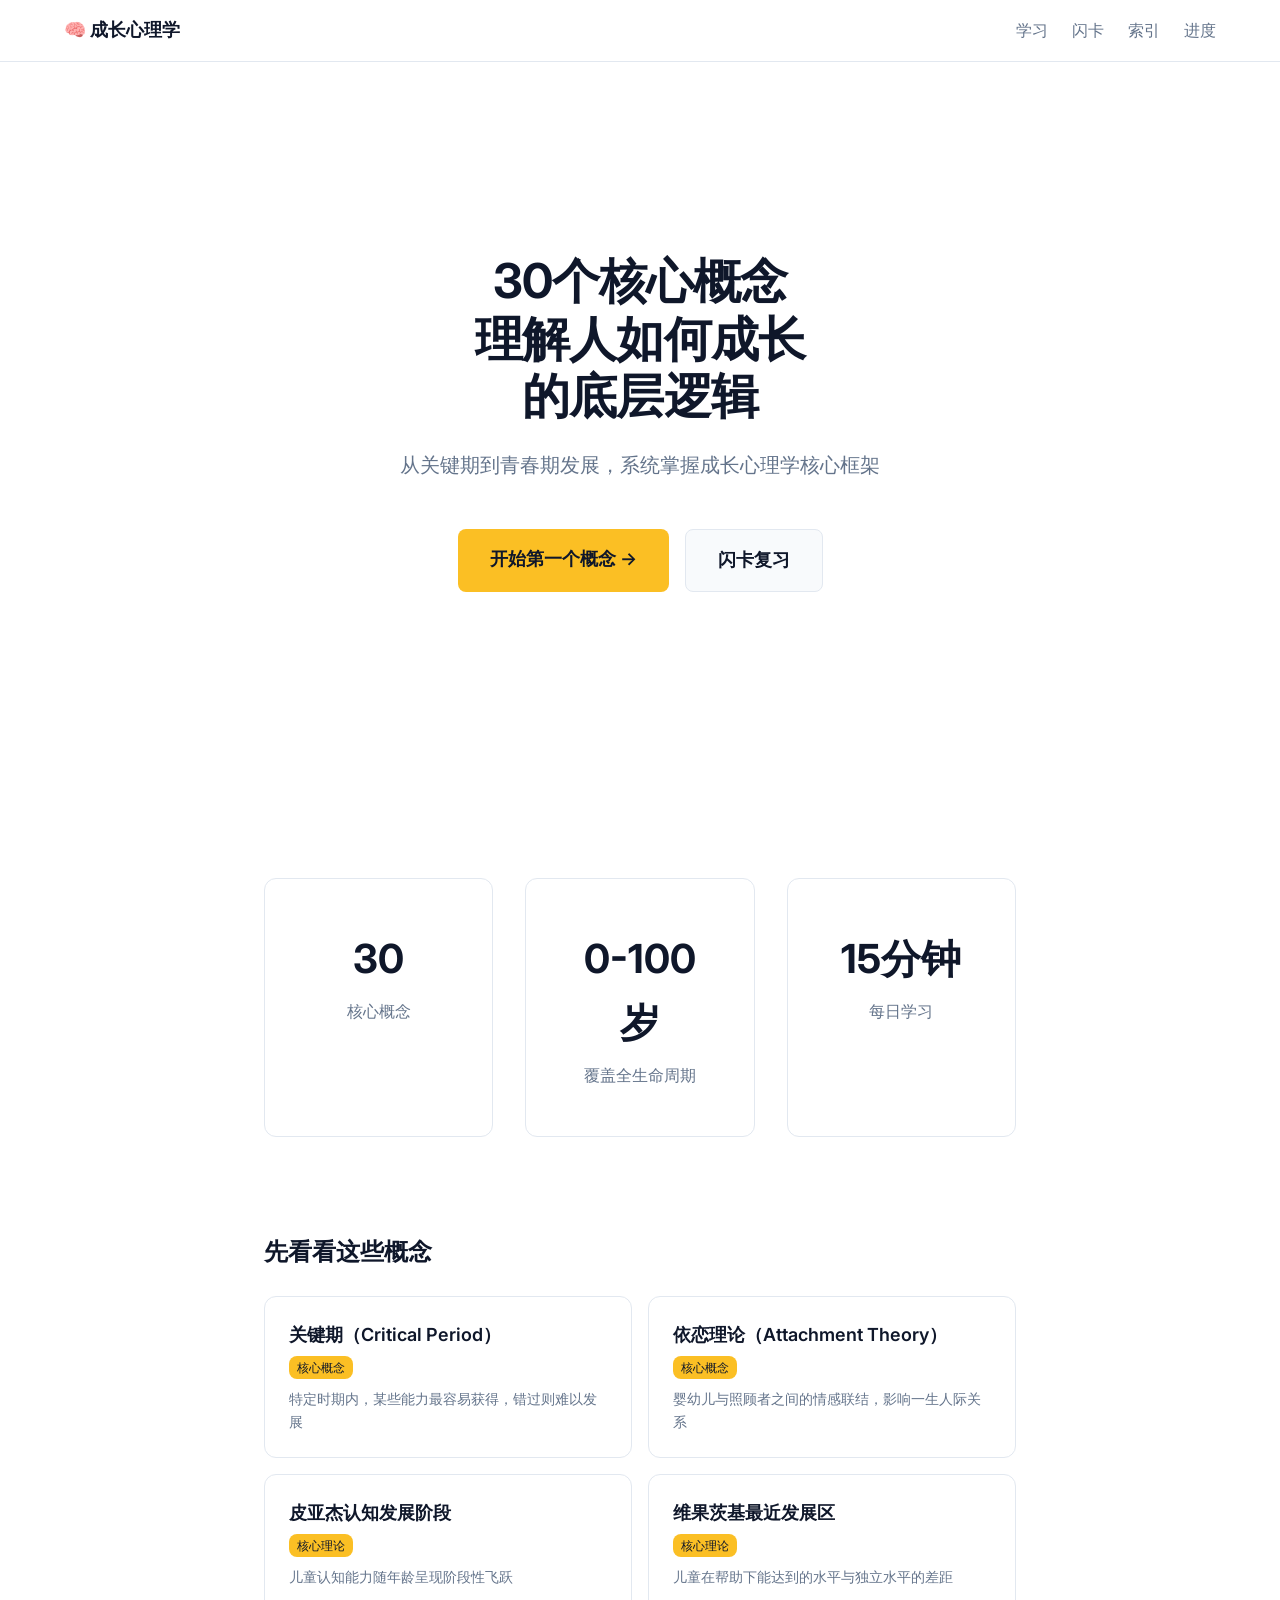
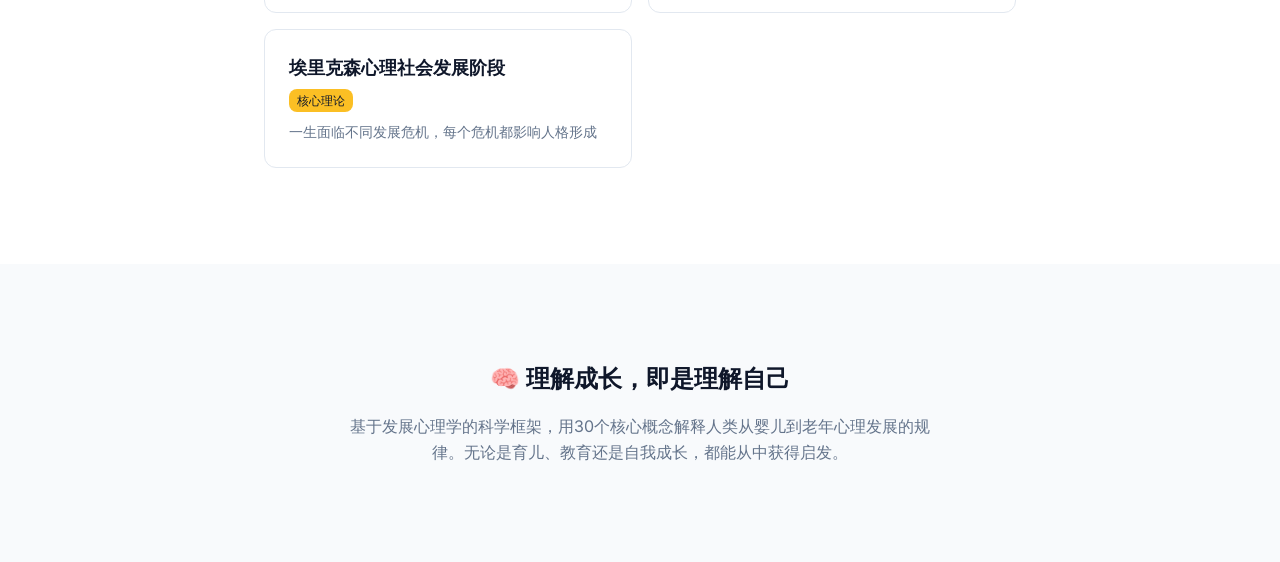
<file: index.html>
<!DOCTYPE html>
<html lang="zh-CN">
<head>
  <meta charset="UTF-8">
  <meta name="viewport" content="width=device-width, initial-scale=1.0">
  <title>成长心理学概念工坊</title>
  
  <meta name="description" content="基于发展心理学的科学框架，用30个核心概念解释人类从婴儿到老年心理发展的规律。">
  <meta name="keywords" content="成长心理学,发展心理学,育儿,教育,心理发展">
  <meta name="author" content="Gear">
  <meta name="language" content="zh-CN">
  <meta name="robots" content="index, follow">
  
  <meta property="og:title" content="成长心理学概念工坊">
  <meta property="og:description" content="从关键期到青春期发展，系统掌握成长心理学核心框架">
  <meta property="og:type" content="website">
  <meta property="og:site_name" content="成长心理学概念工坊">
  <meta property="og:locale" content="zh_CN">
  
  <meta name="twitter:card" content="summary_large_image">
  <meta name="twitter:title" content="成长心理学概念工坊">
  <meta name="twitter:description" content="从关键期到青春期发展，系统掌握成长心理学核心框架">
  
  <link rel="icon" href="data:image/svg+xml,<svg xmlns='http://www.w3.org/2000/svg' viewBox='0 0 100 100'><text y='.9em' font-size='90'>🧠</text></svg>">
  
  <link rel="manifest" href="/manifest.json">
  <meta name="theme-color" content="#FBBF24">
  
  <link rel="preconnect" href="https://fonts.googleapis.com">
  <link rel="preconnect" href="https://fonts.gstatic.com" crossorigin>
  <link href="https://fonts.googleapis.com/css2?family=Inter:wght@300;400;500;600;700&display=swap" rel="stylesheet">
  
  <link rel="stylesheet" href="css/minimal.css">
</head>
<body>
  <nav class="nav">
    <div class="nav-container">
      <a href="/" class="nav-brand">🧠 成长心理学</a>
      <div class="nav-links">
        <a href="learn.html" class="nav-link">学习</a>
        <a href="flashcard.html" class="nav-link">闪卡</a>
        <a href="roots.html" class="nav-link">索引</a>
        <a href="progress.html" class="nav-link">进度</a>
      </div>
    </div>
  </nav>

  <main>
    <section class="hero">
      <h1 class="hero-title">
        <span>30个核心概念</span><br>
        <span>理解人如何成长</span><br>
        <span>的底层逻辑</span>
      </h1>
      <p class="hero-subtitle">从关键期到青春期发展，系统掌握成长心理学核心框架</p>
      <div class="hero-cta">
        <a href="learn.html" class="btn btn-primary btn-large">开始第一个概念 →</a>
        <a href="flashcard.html" class="btn btn-secondary btn-large">闪卡复习</a>
      </div>
    </section>

    <section class="container">
      <div class="stat-grid">
        <div class="stat-card card">
          <div class="stat-value">30</div>
          <div class="stat-label">核心概念</div>
        </div>
        <div class="stat-card card">
          <div class="stat-value">0-100岁</div>
          <div class="stat-label">覆盖全生命周期</div>
        </div>
        <div class="stat-card card">
          <div class="stat-value">15分钟</div>
          <div class="stat-label">每日学习</div>
        </div>
      </div>
    </section>

    <section class="container">
      <div class="demo-section">
        <h2>先看看这些概念</h2>
        <div class="demo-grid" id="demoGrid"></div>
      </div>
    </section>
  </main>

  <footer class="footer">
    <p class="footer-tagline">🧠 理解成长，即是理解自己</p>
    <p class="footer-desc">基于发展心理学的科学框架，用30个核心概念解释人类从婴儿到老年心理发展的规律。无论是育儿、教育还是自我成长，都能从中获得启发。</p>
  </footer>

  <script src="js/wordData.js"></script>
  <script src="js/siteConfig.js"></script>
  <script src="js/storage.js"></script>
  <script>
    // Demo section - show first 5 concepts
    const demoGrid = document.getElementById('demoGrid');
    if (demoGrid && WordRoots) {
      WordRoots.slice(0, 5).forEach(root => {
        const card = document.createElement('div');
        card.className = 'card demo-card';
        card.innerHTML = `
          <div class="demo-root">${root.root}</div>
          <div class="demo-origin">${root.origin}</div>
          <div class="demo-meaning">${root.meaning}</div>
        `;
        demoGrid.appendChild(card);
      });
    }
  </script>
</body>
</html>
</file>
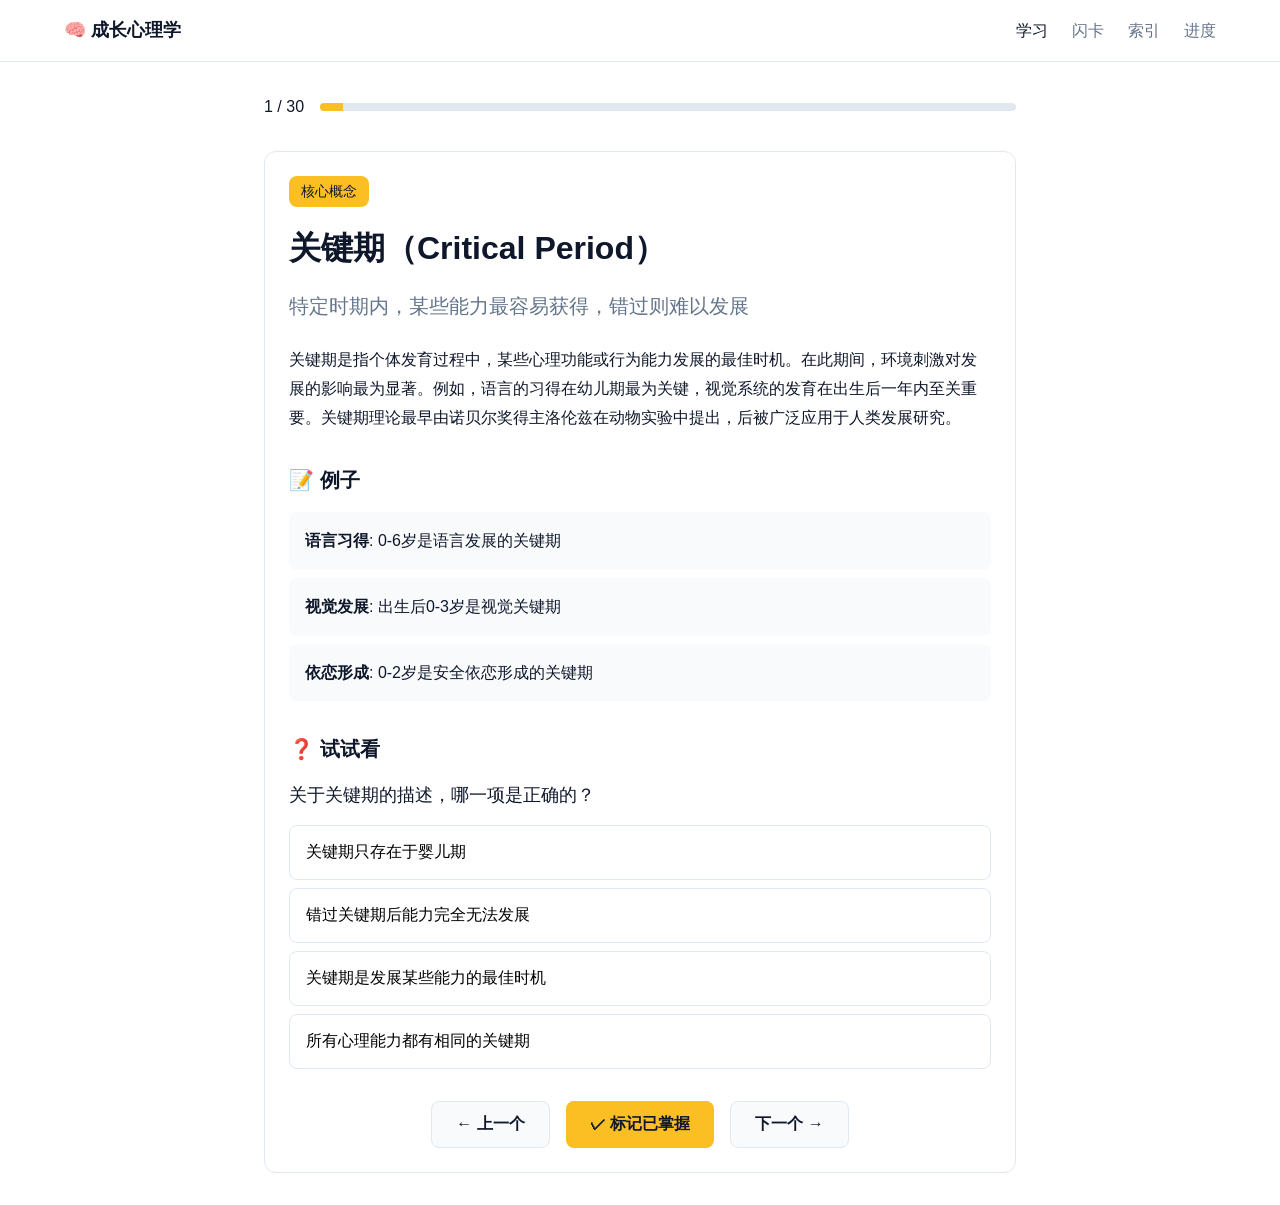
<file: learn.html>
<!DOCTYPE html>
<html lang="zh-CN">
<head>
  <meta charset="UTF-8">
  <meta name="viewport" content="width=device-width, initial-scale=1.0">
  <title>学习 - 成长心理学概念工坊</title>
  <meta name="description" content="渐进式学习成长心理学30个核心概念">
  <link rel="icon" href="data:image/svg+xml,<svg xmlns='http://www.w3.org/2000/svg' viewBox='0 0 100 100'><text y='.9em' font-size='90'>🧠</text></svg>">
  <link rel="stylesheet" href="css/minimal.css">
</head>
<body>
  <nav class="nav">
    <div class="nav-container">
      <a href="index.html" class="nav-brand">🧠 成长心理学</a>
      <div class="nav-links">
        <a href="learn.html" class="nav-link active">学习</a>
        <a href="flashcard.html" class="nav-link">闪卡</a>
        <a href="roots.html" class="nav-link">索引</a>
        <a href="progress.html" class="nav-link">进度</a>
      </div>
    </div>
  </nav>

  <main class="container">
    <div class="learn-header">
      <div class="progress-info">
        <span id="progressText">1 / 30</span>
        <div class="progress-bar">
          <div class="progress-fill" id="progressFill" style="width: 3.3%"></div>
        </div>
      </div>
    </div>

    <div class="learn-card card" id="learnCard">
      <div class="learn-origin" id="rootOrigin">-</div>
      <h1 class="learn-root" id="rootName">-</h1>
      <p class="learn-meaning" id="rootMeaning">-</p>
      <div class="learn-description" id="rootDescription">-</div>
      
      <div class="examples-section">
        <h3>📝 例子</h3>
        <div id="examplesList"></div>
      </div>

      <div class="quiz-section">
        <h3>❓ 试试看</h3>
        <p class="quiz-question" id="quizQuestion">-</p>
        <div class="quiz-options" id="quizOptions"></div>
      </div>

      <div class="learn-actions">
        <button class="btn btn-secondary" onclick="prevRoot()">← 上一个</button>
        <button class="btn btn-primary" id="masterBtn" onclick="toggleMastered()">✓ 标记已掌握</button>
        <button class="btn btn-secondary" onclick="nextRoot()">下一个 →</button>
      </div>
    </div>
  </main>

  <script src="js/wordData.js"></script>
  <script src="js/siteConfig.js"></script>
  <script src="js/storage.js"></script>
  <script>
    let currentIndex = 0;

    function loadRoot(index) {
      if (index < 0 || index >= WordRoots.length) return;
      currentIndex = index;
      
      const root = WordRoots[index];
      
      document.getElementById('rootOrigin').textContent = root.origin;
      document.getElementById('rootName').textContent = root.root;
      document.getElementById('rootMeaning').textContent = root.meaning;
      document.getElementById('rootDescription').textContent = root.description;
      
      // Progress
      const progress = ((index + 1) / WordRoots.length) * 100;
      document.getElementById('progressText').textContent = `${index + 1} / ${WordRoots.length}`;
      document.getElementById('progressFill').style.width = `${progress}%`;
      
      // Examples
      const examplesList = document.getElementById('examplesList');
      examplesList.innerHTML = '';
      root.examples.forEach(ex => {
        const exDiv = document.createElement('div');
        exDiv.className = 'example-item';
        exDiv.innerHTML = `<strong>${ex.word}</strong>: ${ex.meaning}`;
        examplesList.appendChild(exDiv);
      });
      
      // Quiz
      const quizQuestion = document.getElementById('quizQuestion');
      const quizOptions = document.getElementById('quizOptions');
      quizQuestion.textContent = root.quiz.question;
      quizOptions.innerHTML = '';
      root.quiz.options.forEach((opt, i) => {
        const btn = document.createElement('button');
        btn.className = 'quiz-option';
        btn.textContent = opt;
        btn.onclick = () => checkAnswer(i, root.quiz.correctAnswer);
        quizOptions.appendChild(btn);
      });
      
      // Mastered button
      const progressData = StorageManager.getProgress();
      const masterBtn = document.getElementById('masterBtn');
      if (progressData.masteredRoots.includes(root.id)) {
        masterBtn.textContent = '✓ 已掌握';
        masterBtn.classList.add('mastered');
      } else {
        masterBtn.textContent = '✓ 标记已掌握';
        masterBtn.classList.remove('mastered');
      }
      
      StorageManager.updateProgress(index);
    }

    function nextRoot() {
      if (currentIndex < WordRoots.length - 1) {
        loadRoot(currentIndex + 1);
      }
    }

    function prevRoot() {
      if (currentIndex > 0) {
        loadRoot(currentIndex - 1);
      }
    }

    function toggleMastered() {
      const root = WordRoots[currentIndex];
      StorageManager.markRootAsMastered(root.id);
      loadRoot(currentIndex);
    }

    function checkAnswer(selected, correct) {
      const options = document.querySelectorAll('.quiz-option');
      options.forEach((btn, i) => {
        btn.disabled = true;
        if (i === correct) btn.classList.add('correct');
        else if (i === selected) btn.classList.add('wrong');
      });
      
      const isCorrect = selected === correct;
      showFeedback(isCorrect ? '✓ 回答正确！' : '✗ 回答错误', isCorrect);
    }

    function showFeedback(message, isSuccess) {
      const toast = document.createElement('div');
      toast.className = `feedback-toast ${isSuccess ? 'success' : 'error'}`;
      toast.textContent = message;
      document.body.appendChild(toast);
      setTimeout(() => toast.remove(), 3000);
    }

    // Load saved progress
    const savedProgress = StorageManager.getProgress();
    loadRoot(savedProgress.currentRootIndex || 0);
  </script>
</body>
</html>
</file>
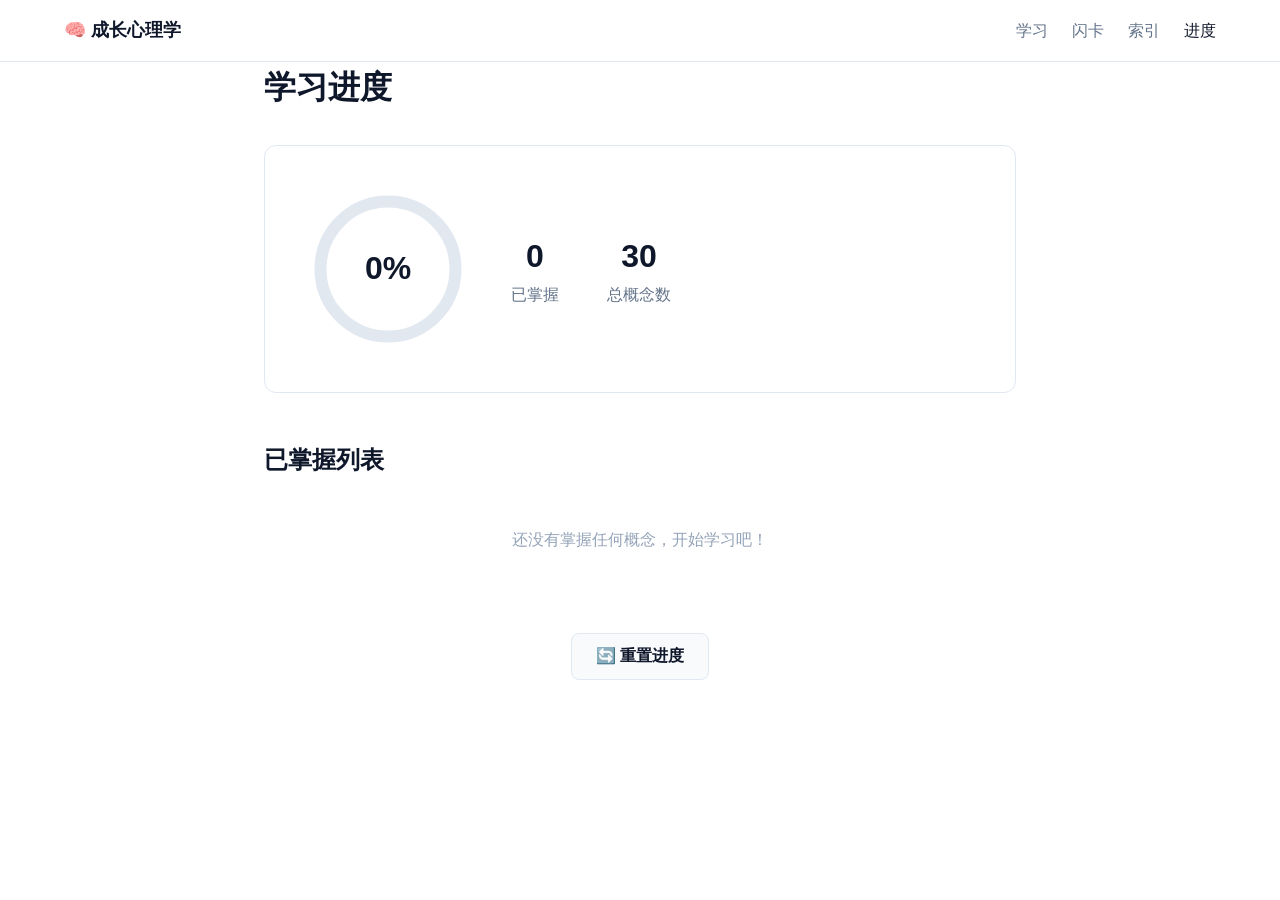
<file: progress.html>
<!DOCTYPE html>
<html lang="zh-CN">
<head>
  <meta charset="UTF-8">
  <meta name="viewport" content="width=device-width, initial-scale=1.0">
  <title>进度 - 成长心理学概念工坊</title>
  <meta name="description" content="查看你的学习进度">
  <link rel="icon" href="data:image/svg+xml,<svg xmlns='http://www.w3.org/2000/svg' viewBox='0 0 100 100'><text y='.9em' font-size='90'>🧠</text></svg>">
  <link rel="stylesheet" href="css/minimal.css">
</head>
<body>
  <nav class="nav">
    <div class="nav-container">
      <a href="index.html" class="nav-brand">🧠 成长心理学</a>
      <div class="nav-links">
        <a href="learn.html" class="nav-link">学习</a>
        <a href="flashcard.html" class="nav-link">闪卡</a>
        <a href="roots.html" class="nav-link">索引</a>
        <a href="progress.html" class="nav-link active">进度</a>
      </div>
    </div>
  </nav>

  <main class="container">
    <h1>学习进度</h1>
    
    <div class="progress-overview card">
      <div class="progress-circle">
        <svg viewBox="0 0 100 100">
          <circle class="progress-bg" cx="50" cy="50" r="45"></circle>
          <circle class="progress-fill" cx="50" cy="50" r="45" id="progressCircle"></circle>
        </svg>
        <div class="progress-percent" id="progressPercent">0%</div>
      </div>
      <div class="progress-stats">
        <div class="stat-item">
          <span class="stat-num" id="masteredCount">0</span>
          <span class="stat-label">已掌握</span>
        </div>
        <div class="stat-item">
          <span class="stat-num" id="totalCount">30</span>
          <span class="stat-label">总概念数</span>
        </div>
      </div>
    </div>

    <div class="mastered-section">
      <h2>已掌握列表</h2>
      <div class="mastered-list" id="masteredList">
        <p class="empty-state">还没有掌握任何概念，开始学习吧！</p>
      </div>
    </div>

    <div class="action-section">
      <button class="btn btn-secondary" onclick="resetProgress()">🔄 重置进度</button>
    </div>
  </main>

  <script src="js/wordData.js"></script>
  <script src="js/siteConfig.js"></script>
  <script src="js/storage.js"></script>
  <script>
    function loadProgress() {
      const progress = StorageManager.getProgress();
      const masteredCount = progress.masteredRoots.length;
      const totalCount = WordRoots.length;
      const percentage = Math.round((masteredCount / totalCount) * 100);
      
      // Update circle
      document.getElementById('progressPercent').textContent = `${percentage}%`;
      const circle = document.getElementById('progressCircle');
      const circumference = 2 * Math.PI * 45;
      circle.style.strokeDasharray = circumference;
      circle.style.strokeDashoffset = circumference - (percentage / 100) * circumference;
      
      // Update stats
      document.getElementById('masteredCount').textContent = masteredCount;
      document.getElementById('totalCount').textContent = totalCount;
      
      // Render mastered list
      const masteredList = document.getElementById('masteredList');
      const masteredRoots = WordRoots.filter(root => progress.masteredRoots.includes(root.id));
      
      if (masteredRoots.length === 0) {
        masteredList.innerHTML = '<p class="empty-state">还没有掌握任何概念，开始学习吧！</p>';
      } else {
        masteredList.innerHTML = '';
        masteredRoots.forEach(root => {
          const item = document.createElement('div');
          item.className = 'mastered-item';
          item.innerHTML = `
            <span class="mastered-name">${root.root}</span>
            <span class="mastered-origin">${root.origin}</span>
          `;
          masteredList.appendChild(item);
        });
      }
    }

    function resetProgress() {
      if (confirm('确定要重置所有学习进度吗？此操作无法撤销。')) {
        localStorage.removeItem('progress');
        loadProgress();
        showFeedback('✓ 进度已重置', true);
      }
    }

    function showFeedback(message, isSuccess) {
      const toast = document.createElement('div');
      toast.className = `feedback-toast ${isSuccess ? 'success' : 'error'}`;
      toast.textContent = message;
      document.body.appendChild(toast);
      setTimeout(() => toast.remove(), 3000);
    }

    loadProgress();
  </script>
</body>
</html>
</file>
<file: css/minimal.css>
/* 成长心理学 - 设计系统 */

:root {
  --color-accent: #FBBF24;
  --color-accent-dark: #F59E0B;
  --color-success: #10B981;
  --color-error: #EF4444;
  --color-text: #0F172A;
  --color-text-secondary: #64748B;
  --color-text-tertiary: #94A3B8;
  --color-bg: #FFFFFF;
  --color-bg-secondary: #F8FAFC;
  --color-bg-hover: #F8FAFC;
  --color-border: #E2E8F0;
  
  --font-family: 'Inter', -apple-system, BlinkMacSystemFont, 'Segoe UI', sans-serif;
  
  --space-xs: 4px;
  --space-sm: 8px;
  --space-md: 16px;
  --space-lg: 24px;
  --space-xl: 32px;
  --space-2xl: 48px;
  --space-3xl: 64px;
  --space-4xl: 96px;
  
  --shadow-sm: 0 1px 2px 0 rgba(0, 0, 0, 0.02);
  --shadow-md: 0 2px 8px 0 rgba(0, 0, 0, 0.04);
  --shadow-lg: 0 4px 16px 0 rgba(0, 0, 0, 0.06);
  
  --radius: 8px;
  --radius-lg: 12px;
  
  --transition: 200ms cubic-bezier(0.4, 0, 0.2, 1);
}

* {
  margin: 0;
  padding: 0;
  box-sizing: border-box;
}

body {
  font-family: var(--font-family);
  font-size: 16px;
  line-height: 1.6;
  color: var(--color-text);
  background: var(--color-bg);
}

a {
  color: inherit;
  text-decoration: none;
}

/* Navigation */
.nav {
  border-bottom: 1px solid var(--color-border);
  padding: var(--space-md) 0;
  background: white;
  position: sticky;
  top: 0;
  z-index: 100;
}

.nav-container {
  max-width: 1200px;
  margin: 0 auto;
  padding: 0 var(--space-lg);
  display: flex;
  justify-content: space-between;
  align-items: center;
}

.nav-brand {
  font-weight: 600;
  font-size: 1.125rem;
}

.nav-links {
  display: flex;
  gap: var(--space-lg);
}

.nav-link {
  color: var(--color-text-secondary);
  font-weight: 500;
  transition: var(--transition);
}

.nav-link:hover,
.nav-link.active {
  color: var(--color-text);
}

/* Buttons */
.btn {
  display: inline-block;
  padding: 12px 24px;
  border-radius: var(--radius);
  font-weight: 600;
  font-size: 1rem;
  transition: var(--transition);
  cursor: pointer;
  border: none;
  text-align: center;
}

.btn-primary {
  background: var(--color-accent);
  color: var(--color-text);
}

.btn-primary:hover {
  background: var(--color-accent-dark);
  transform: translateY(-2px);
  box-shadow: 0 4px 12px rgba(251, 191, 36, 0.3);
}

.btn-secondary {
  background: var(--color-bg-secondary);
  color: var(--color-text);
  border: 1px solid var(--color-border);
}

.btn-secondary:hover {
  background: var(--color-bg-hover);
  border-color: var(--color-accent);
}

.btn-large {
  padding: 16px 32px;
  font-size: 1.125rem;
}

.btn.mastered {
  background: var(--color-success);
  color: white;
}

/* Cards */
.card {
  background: white;
  border: 1px solid var(--color-border);
  border-radius: var(--radius-lg);
  padding: var(--space-lg);
  transition: var(--transition);
}

.card:hover {
  border-color: var(--color-accent);
  box-shadow: var(--shadow-md);
}

/* Container */
.container {
  max-width: 800px;
  margin: 0 auto;
  padding: 0 var(--space-lg);
}

/* Hero Section */
.hero {
  min-height: 80vh;
  display: flex;
  flex-direction: column;
  align-items: center;
  justify-content: center;
  padding: var(--space-4xl) 0;
  text-align: center;
}

.hero-title {
  font-size: 3rem;
  font-weight: 700;
  line-height: 1.2;
  letter-spacing: -0.02em;
  margin-bottom: var(--space-lg);
}

.hero-title span {
  display: inline;
}

.hero-subtitle {
  font-size: 1.25rem;
  color: var(--color-text-secondary);
  margin-bottom: var(--space-2xl);
  max-width: 600px;
}

.hero-cta {
  display: flex;
  gap: var(--space-md);
  flex-wrap: wrap;
  justify-content: center;
}

/* Stats Grid */
.stat-grid {
  display: grid;
  grid-template-columns: repeat(3, 1fr);
  gap: var(--space-xl);
  margin: var(--space-4xl) 0;
}

.stat-card {
  text-align: center;
  padding: var(--space-2xl);
}

.stat-value {
  font-size: 2.5rem;
  font-weight: 700;
  color: var(--color-text);
}

.stat-label {
  font-size: 1rem;
  color: var(--color-text-secondary);
  margin-top: var(--space-sm);
}

/* Demo Section */
.demo-section {
  margin: var(--space-4xl) 0;
}

.demo-section h2 {
  font-size: 1.5rem;
  margin-bottom: var(--space-lg);
}

.demo-grid {
  display: grid;
  grid-template-columns: repeat(auto-fill, minmax(250px, 1fr));
  gap: var(--space-md);
}

.demo-card {
  cursor: pointer;
}

.demo-root {
  font-weight: 600;
  font-size: 1.125rem;
  margin-bottom: var(--space-xs);
}

.demo-origin {
  display: inline-block;
  background: var(--color-accent);
  color: var(--color-text);
  padding: 2px 8px;
  border-radius: var(--radius);
  font-size: 12px;
  margin-bottom: var(--space-sm);
}

.demo-meaning {
  color: var(--color-text-secondary);
  font-size: 0.9rem;
}

/* Footer */
.footer {
  text-align: center;
  padding: var(--space-4xl) var(--space-lg);
  background: var(--color-bg-secondary);
  margin-top: var(--space-4xl);
}

.footer-tagline {
  font-size: 1.5rem;
  font-weight: 600;
  margin-bottom: var(--space-md);
}

.footer-desc {
  color: var(--color-text-secondary);
  max-width: 600px;
  margin: 0 auto;
}

/* Learn Page */
.learn-header {
  margin: var(--space-xl) 0;
}

.progress-info {
  display: flex;
  align-items: center;
  gap: var(--space-md);
}

.progress-bar {
  flex: 1;
  height: 8px;
  background: var(--color-border);
  border-radius: 4px;
  overflow: hidden;
}

.progress-fill {
  height: 100%;
  background: var(--color-accent);
  transition: width var(--transition);
}

.learn-card {
  margin: var(--space-xl) 0;
}

.learn-origin {
  display: inline-block;
  background: var(--color-accent);
  padding: 4px 12px;
  border-radius: var(--radius);
  font-size: 14px;
  margin-bottom: var(--space-md);
}

.learn-root {
  font-size: 2rem;
  font-weight: 700;
  margin-bottom: var(--space-md);
}

.learn-meaning {
  font-size: 1.25rem;
  color: var(--color-text-secondary);
  margin-bottom: var(--space-lg);
}

.learn-description {
  line-height: 1.8;
  margin-bottom: var(--space-xl);
}

.examples-section,
.quiz-section {
  margin: var(--space-xl) 0;
}

.examples-section h3,
.quiz-section h3 {
  font-size: 1.25rem;
  margin-bottom: var(--space-md);
}

.example-item {
  padding: var(--space-md);
  background: var(--color-bg-secondary);
  border-radius: var(--radius);
  margin-bottom: var(--space-sm);
}

.quiz-question {
  font-size: 1.1rem;
  margin-bottom: var(--space-md);
  font-weight: 500;
}

.quiz-options {
  display: flex;
  flex-direction: column;
  gap: var(--space-sm);
}

.quiz-option {
  padding: var(--space-md);
  background: white;
  border: 1px solid var(--color-border);
  border-radius: var(--radius);
  text-align: left;
  cursor: pointer;
  transition: var(--transition);
  font-size: 1rem;
}

.quiz-option:hover:not(:disabled) {
  border-color: var(--color-accent);
}

.quiz-option.correct {
  background: #D1FAE5;
  border-color: var(--color-success);
  color: var(--color-success);
}

.quiz-option.wrong {
  background: #FEE2E2;
  border-color: var(--color-error);
  color: var(--color-error);
}

.learn-actions {
  display: flex;
  justify-content: center;
  gap: var(--space-md);
  margin-top: var(--space-xl);
  flex-wrap: wrap;
}

/* Flashcard */
.flashcard-progress {
  display: flex;
  justify-content: space-between;
  margin: var(--space-xl) 0;
  color: var(--color-text-secondary);
}

.flashcard {
  perspective: 1000px;
  cursor: pointer;
  margin: var(--space-xl) 0;
}

.flashcard-inner {
  position: relative;
  width: 100%;
  min-height: 400px;
  transition: transform 0.6s;
  transform-style: preserve-3d;
}

.flashcard-inner.flipped {
  transform: rotateY(180deg);
}

.flashcard-front,
.flashcard-back {
  position: absolute;
  width: 100%;
  min-height: 400px;
  backface-visibility: hidden;
  display: flex;
  flex-direction: column;
  justify-content: center;
  align-items: center;
  padding: var(--space-2xl);
  background: white;
  border: 1px solid var(--color-border);
  border-radius: var(--radius-lg);
  text-align: center;
}

.flashcard-back {
  transform: rotateY(180deg);
}

.flashcard-origin {
  display: inline-block;
  background: var(--color-accent);
  padding: 4px 12px;
  border-radius: var(--radius);
  font-size: 14px;
  margin-bottom: var(--space-md);
}

.flashcard-root {
  font-size: 2rem;
  font-weight: 700;
  margin-bottom: var(--space-md);
}

.flashcard-meaning {
  font-size: 1.25rem;
  color: var(--color-text-secondary);
}

.flashcard-description {
  font-size: 1rem;
  line-height: 1.8;
  text-align: left;
  width: 100%;
}

.flip-hint {
  position: absolute;
  bottom: var(--space-md);
  color: var(--color-text-tertiary);
  font-size: 0.875rem;
}

.flashcard-controls {
  display: flex;
  justify-content: center;
  gap: var(--space-md);
  margin: var(--space-lg) 0;
}

.keyboard-hint {
  text-align: center;
  color: var(--color-text-tertiary);
  font-size: 0.875rem;
}

/* Index Page */
.search-section {
  display: flex;
  gap: var(--space-md);
  margin: var(--space-xl) 0;
}

.search-input,
.filter-select {
  padding: 12px 16px;
  border: 1px solid var(--color-border);
  border-radius: var(--radius);
  font-size: 1rem;
  font-family: inherit;
}

.search-input {
  flex: 1;
}

.search-input:focus,
.filter-select:focus {
  outline: none;
  border-color: var(--color-accent);
}

.roots-grid {
  display: grid;
  grid-template-columns: repeat(auto-fill, minmax(280px, 1fr));
  gap: var(--space-md);
  margin-bottom: var(--space-4xl);
}

.root-card {
  cursor: pointer;
}

.root-card-header {
  display: flex;
  justify-content: space-between;
  align-items: center;
  margin-bottom: var(--space-sm);
}

.root-origin {
  display: inline-block;
  background: var(--color-accent);
  padding: 2px 8px;
  border-radius: var(--radius);
  font-size: 12px;
}

.mastered-badge {
  display: inline-block;
  background: var(--color-success);
  color: white;
  padding: 2px 8px;
  border-radius: var(--radius);
  font-size: 12px;
}

.root-card .root-name {
  font-weight: 600;
  font-size: 1.125rem;
  margin-bottom: var(--space-xs);
}

.root-card .root-meaning {
  color: var(--color-text-secondary);
  font-size: 0.9rem;
}

.root-card.mastered {
  border-color: var(--color-success);
}

/* Progress Page */
.progress-overview {
  display: flex;
  align-items: center;
  gap: var(--space-2xl);
  padding: var(--space-2xl);
  margin: var(--space-xl) 0;
}

.progress-circle {
  position: relative;
  width: 150px;
  height: 150px;
}

.progress-circle svg {
  transform: rotate(-90deg);
}

.progress-bg {
  fill: none;
  stroke: var(--color-border);
  stroke-width: 8;
}

.progress-fill {
  fill: none;
  stroke: var(--color-accent);
  stroke-width: 8;
  stroke-linecap: round;
  transition: stroke-dashoffset 0.5s ease;
}

.progress-percent {
  position: absolute;
  top: 50%;
  left: 50%;
  transform: translate(-50%, -50%);
  font-size: 2rem;
  font-weight: 700;
}

.progress-stats {
  display: flex;
  gap: var(--space-2xl);
}

.stat-item {
  text-align: center;
}

.stat-num {
  display: block;
  font-size: 2rem;
  font-weight: 700;
}

.stat-label {
  color: var(--color-text-secondary);
}

.mastered-section {
  margin: var(--space-2xl) 0;
}

.mastered-section h2 {
  margin-bottom: var(--space-md);
}

.mastered-list {
  display: flex;
  flex-direction: column;
  gap: var(--space-sm);
}

.mastered-item {
  display: flex;
  justify-content: space-between;
  padding: var(--space-md);
  background: var(--color-bg-secondary);
  border-radius: var(--radius);
}

.mastered-name {
  font-weight: 500;
}

.mastered-origin {
  color: var(--color-text-secondary);
  font-size: 0.875rem;
}

.empty-state {
  color: var(--color-text-tertiary);
  text-align: center;
  padding: var(--space-xl);
}

.action-section {
  margin: var(--space-2xl) 0;
  text-align: center;
}

/* Toast Feedback */
.feedback-toast {
  position: fixed;
  bottom: var(--space-xl);
  left: 50%;
  transform: translateX(-50%);
  padding: var(--space-md) var(--space-xl);
  border-radius: var(--radius);
  font-weight: 500;
  z-index: 1000;
  animation: slideUp 0.3s ease;
}

.feedback-toast.success {
  background: var(--color-success);
  color: white;
}

.feedback-toast.error {
  background: var(--color-error);
  color: white;
}

@keyframes slideUp {
  from {
    opacity: 0;
    transform: translateX(-50%) translateY(20px);
  }
  to {
    opacity: 1;
    transform: translateX(-50%) translateY(0);
  }
}

/* Responsive */
@media (max-width: 768px) {
  .hero-title {
    font-size: 2rem;
  }
  
  .stat-grid {
    grid-template-columns: 1fr;
    gap: var(--space-lg);
  }
  
  .hero-cta {
    flex-direction: column;
    align-items: center;
  }
  
  .btn-large {
    width: 100%;
  }
  
  .flashcard-inner {
    min-height: 350px;
  }
  
  .flashcard-front,
  .flashcard-back {
    min-height: 350px;
  }
  
  .progress-overview {
    flex-direction: column;
    text-align: center;
  }
  
  .search-section {
    flex-direction: column;
  }
}
</file>
